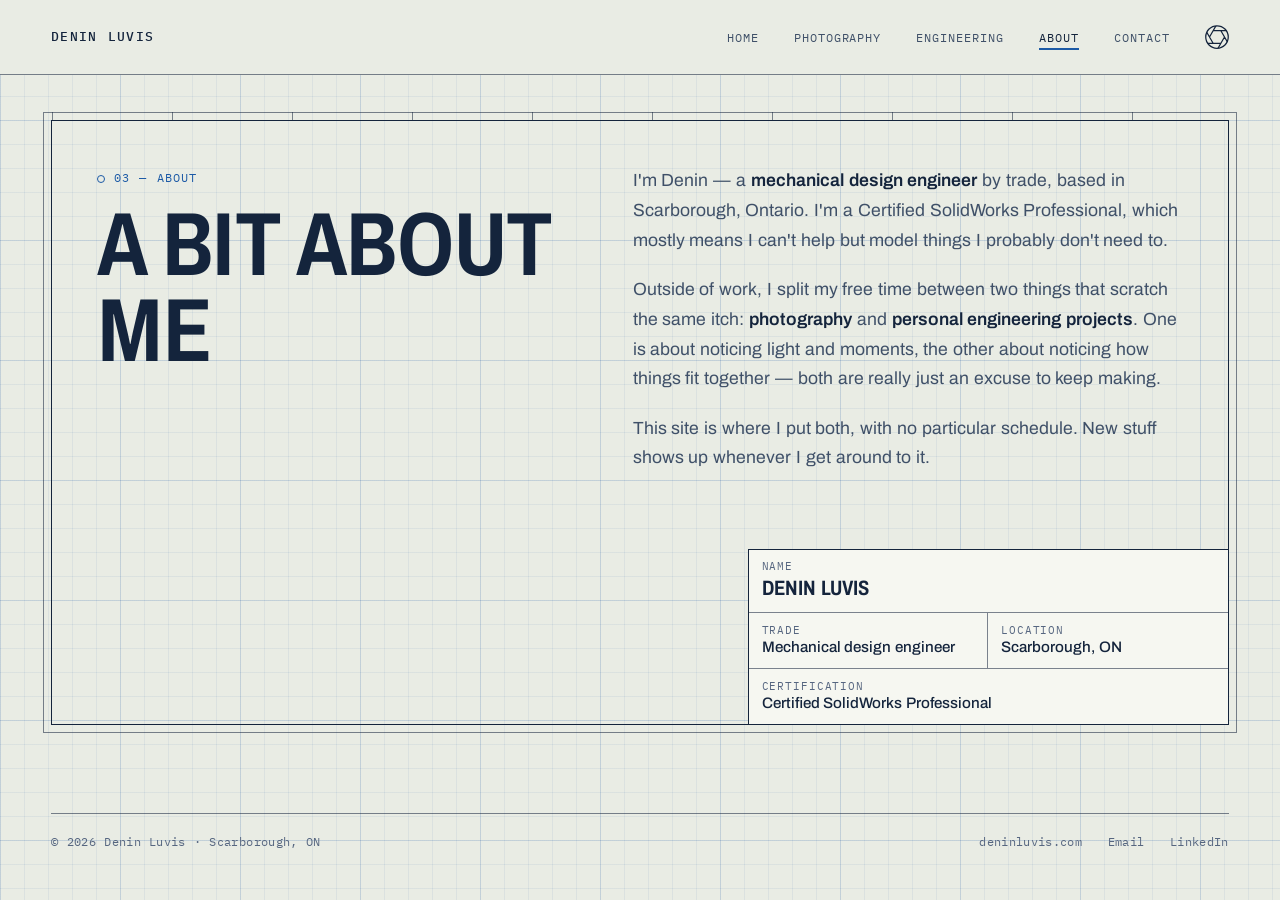
<file: about.html>
<!DOCTYPE html>
<html lang="en">
<head>
  <meta charset="UTF-8" />
  <meta name="viewport" content="width=device-width, initial-scale=1.0" />
  <title>About — Denin Luvis</title>
  <link rel="icon" type="image/svg+xml" href="/favicon.svg" />
  <script src="/theme.js"></script>
  <meta name="description" content="A bit about Denin Luvis — mechanical design engineer by trade, photographer and hobbyist designer off the clock." />

  <link rel="preconnect" href="https://fonts.googleapis.com" />
  <link rel="preconnect" href="https://fonts.gstatic.com" crossorigin />
  <link href="https://fonts.googleapis.com/css2?family=Archivo:wdth,wght@75..100,400..700&family=IBM+Plex+Mono:wght@400;500&display=swap" rel="stylesheet" />

  <link rel="stylesheet" href="style.css" />
</head>
<body class="room-draft">

  <!-- ── Navigation ── -->
  <nav id="nav">
    <a href="/" class="nav-logo">Denin Luvis</a>
    <ul class="nav-links" id="nav-links">
      <li><a href="/">Home</a></li>
      <li><a href="/photography.html">Photography</a></li>
      <li><a href="/engineering.html">Engineering</a></li>
      <li><a href="/about.html" class="active">About</a></li>
      <li><a href="/contact.html">Contact</a></li>
    </ul>
    <button class="nav-toggle" id="nav-toggle" aria-label="Toggle menu" aria-expanded="false">
      <span></span><span></span><span></span>
    </button>
  </nav>

  <!-- ── About ── -->
  <section id="about">
    <div class="section-inner sheet">
      <div class="about-grid">
      <div>
        <p class="eyebrow reveal mono">03 — About</p>
        <h2 class="section-title reveal reveal-delay-1">A bit about me</h2>
      </div>
      <div>
        <p class="about-text reveal reveal-delay-1">I'm Denin — a <strong>mechanical design engineer</strong> by trade, based in Scarborough, Ontario. I'm a Certified SolidWorks Professional, which mostly means I can't help but model things I probably don't need to.</p>
        <p class="about-text reveal reveal-delay-2">Outside of work, I split my free time between two things that scratch the same itch: <strong>photography</strong> and <strong>personal engineering projects</strong>. One is about noticing light and moments, the other about noticing how things fit together — both are really just an excuse to keep making.</p>
        <p class="about-text reveal reveal-delay-2">This site is where I put both, with no particular schedule. New stuff shows up whenever I get around to it.</p>
      </div>
      </div>
      <dl class="title-block reveal">
        <div class="wide lead"><dt>Name</dt><dd>Denin Luvis</dd></div>
        <div><dt>Trade</dt><dd>Mechanical design engineer</dd></div>
        <div><dt>Location</dt><dd>Scarborough, ON</dd></div>
        <div class="wide"><dt>Certification</dt><dd>Certified SolidWorks Professional</dd></div>
      </dl>
    </div>
  </section>

  <!-- ── Footer ── -->
  <footer class="site-footer">
    <div class="footer-bar reveal">
      <span>© 2026 Denin Luvis · Scarborough, ON</span>
      <div class="footer-links">
        <a href="https://deninluvis.com" target="_blank" rel="noopener">deninluvis.com</a>
        <a href="mailto:contact@deninluvis.com">Email</a>
        <a href="https://www.linkedin.com/in/deninluvis" target="_blank" rel="noopener">LinkedIn</a>
      </div>
    </div>
  </footer>

  <!-- JavaScript -->
  <script src="main.js"></script>
</body>
</html>
</file>
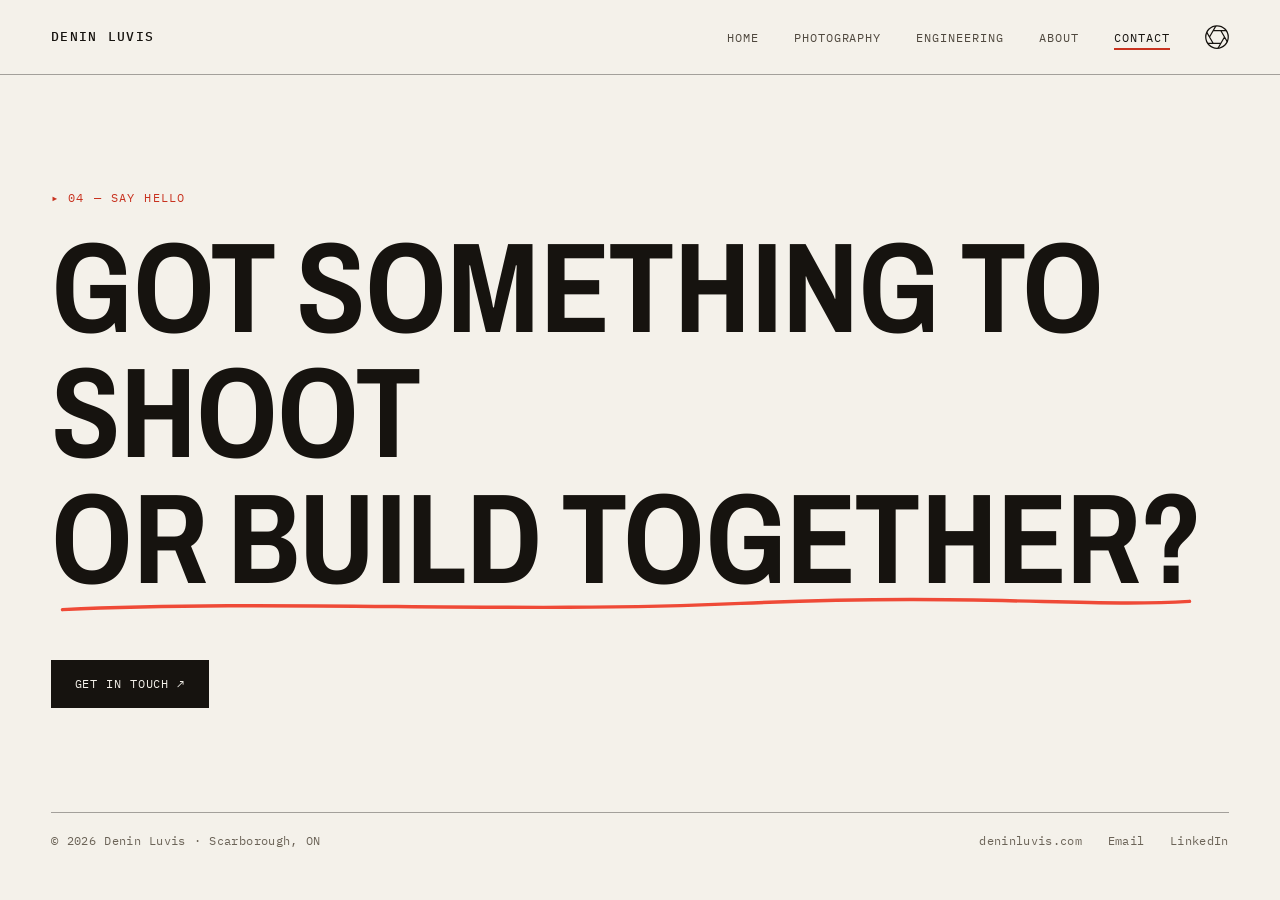
<file: contact.html>
<!DOCTYPE html>
<html lang="en">
<head>
  <meta charset="UTF-8" />
  <meta name="viewport" content="width=device-width, initial-scale=1.0" />
  <title>Contact — Denin Luvis</title>
  <link rel="icon" type="image/svg+xml" href="/favicon.svg" />
  <script src="/theme.js"></script>
  <meta name="description" content="Get in touch with Denin Luvis." />

  <link rel="preconnect" href="https://fonts.googleapis.com" />
  <link rel="preconnect" href="https://fonts.gstatic.com" crossorigin />
  <link href="https://fonts.googleapis.com/css2?family=Archivo:wdth,wght@75..100,400..700&family=IBM+Plex+Mono:wght@400;500&display=swap" rel="stylesheet" />

  <link rel="stylesheet" href="style.css" />
</head>
<body>

  <!-- ── Navigation ── -->
  <nav id="nav">
    <a href="/" class="nav-logo">Denin Luvis</a>
    <ul class="nav-links" id="nav-links">
      <li><a href="/">Home</a></li>
      <li><a href="/photography.html">Photography</a></li>
      <li><a href="/engineering.html">Engineering</a></li>
      <li><a href="/about.html">About</a></li>
      <li><a href="/contact.html" class="active">Contact</a></li>
    </ul>
    <button class="nav-toggle" id="nav-toggle" aria-label="Toggle menu" aria-expanded="false">
      <span></span><span></span><span></span>
    </button>
  </nav>

  <!-- ── Contact ── -->
  <section id="contact">
    <p class="eyebrow reveal mono">04 — Say Hello</p>
    <h2 class="contact-heading reveal reveal-delay-1">
      Got something to shoot <span class="accent-text">or build together?</span>
    </h2>
    <a href="mailto:contact@deninluvis.com" class="btn btn-primary reveal reveal-delay-2">
      Get in touch ↗
    </a>
  </section>

  <!-- ── Footer ── -->
  <footer class="site-footer">
    <div class="footer-bar reveal">
      <span>© 2026 Denin Luvis · Scarborough, ON</span>
      <div class="footer-links">
        <a href="https://deninluvis.com" target="_blank" rel="noopener">deninluvis.com</a>
        <a href="mailto:contact@deninluvis.com">Email</a>
        <a href="https://www.linkedin.com/in/deninluvis" target="_blank" rel="noopener">LinkedIn</a>
      </div>
    </div>
  </footer>

  <!-- JavaScript -->
  <script src="main.js"></script>
</body>
</html>
</file>
<file: style.css>
/* =============================================
   Portfolio — Denin Luvis
   style.css — "Darkroom + Drafting"

   One type system, two rooms. Everything is driven
   by the colour variables below:
   - Darkroom (default): contact sheet, red grease-pencil
     underlines.
   - Drafting (.room-draft): paper, grid, sheet borders,
     title blocks.
   ============================================= */

*, *::before, *::after { box-sizing: border-box; margin: 0; padding: 0; }

:root, #lightbox {
  color-scheme: dark;
  --bg:           #0e0c0b;
  --surface:      #1a1715;
  --ink:          #efe9dd;
  --ink-mid:      #b3aa9b;
  --ink-soft:     #8f8678;
  --line:         rgba(239,233,221,0.14);
  --line-strong:  rgba(239,233,221,0.32);
  --accent:       #ef4a37;
}

.room-draft {
  color-scheme: light;
  --bg:           #e9ece4;
  --surface:      #f6f7f1;
  --ink:          #14243c;
  --ink-mid:      #3f5068;
  --ink-soft:     #566680;
  --line:         rgba(20,36,60,0.18);
  --line-strong:  rgba(20,36,60,0.55);
  --accent:       #1c5aa6;
  --grid:         rgba(28,90,166,0.07);
  --grid-major:   rgba(28,90,166,0.13);

  background-color: var(--bg);
  background-image:
    linear-gradient(var(--grid-major) 1px, transparent 1px),
    linear-gradient(90deg, var(--grid-major) 1px, transparent 1px),
    linear-gradient(var(--grid) 1px, transparent 1px),
    linear-gradient(90deg, var(--grid) 1px, transparent 1px);
  background-size: 120px 120px, 120px 120px, 24px 24px, 24px 24px;
  color: var(--ink);
}

:root {
  --gutter:    clamp(1.25rem, 4vw, 3.5rem);
  --sheet-pad: clamp(1.25rem, 3.5vw, 3rem);
  --ease:      cubic-bezier(.16,.8,.24,1);
  --font-body: 'Archivo', -apple-system, BlinkMacSystemFont, 'Segoe UI', sans-serif;
  --font-mono: 'IBM Plex Mono', ui-monospace, 'Cascadia Mono', Consolas, monospace;
}

/* Light mode for the darkroom pages: a warm light table. The lightbox sets
   its own colours above, so photos always open on black. */
:root[data-theme="light"] {
  color-scheme: light;
  --bg:           #f4f1ea;
  --surface:      #e8e4da;
  --ink:          #16130f;
  --ink-mid:      #4f483e;
  --ink-soft:     #6b6357;
  --line:         rgba(22,19,15,0.14);
  --line-strong:  rgba(22,19,15,0.36);
  --accent:       #c8321f;
}

/* Dark mode for the drafting pages: a blueprint. */
:root[data-theme="dark"] .room-draft {
  color-scheme: dark;
  --bg:           #0f1d33;
  --surface:      #16273f;
  --ink:          #e8eef6;
  --ink-mid:      #a9bad0;
  --ink-soft:     #8ea2bd;
  --line:         rgba(232,238,246,0.16);
  --line-strong:  rgba(232,238,246,0.42);
  --accent:       #6fb0ff;
  --grid:         rgba(140,190,255,0.06);
  --grid-major:   rgba(140,190,255,0.12);
}

html { scroll-behavior: smooth; }

body {
  background-color: var(--bg);
  color: var(--ink);
  font-family: var(--font-body);
  font-weight: 400;
  line-height: 1.55;
  word-spacing: 0.05em;
  overflow-x: hidden;
}

.mono { font-family: var(--font-mono); }
a { color: inherit; }

:focus-visible { outline: 2px solid var(--accent); outline-offset: 3px; }

/* ── Nav ── */
nav {
  position: fixed;
  top: 0; left: 0; right: 0;
  z-index: 100;
  display: flex;
  align-items: center;
  justify-content: space-between;
  padding: 1.05rem var(--gutter);
  background: var(--bg);
  border-bottom: 1px solid var(--line-strong);
  transition: background 0.3s var(--ease), border-color 0.3s var(--ease);
}

.nav-logo {
  font-family: var(--font-mono);
  font-size: 0.8rem;
  font-weight: 500;
  letter-spacing: 0.1em;
  text-transform: uppercase;
  color: var(--ink);
  text-decoration: none;
}
.nav-links { display: flex; align-items: center; gap: 2.2rem; list-style: none; margin-left: auto; }
.nav-links a {
  font-family: var(--font-mono);
  font-size: 0.74rem;
  letter-spacing: 0.08em;
  text-transform: uppercase;
  color: var(--ink-mid);
  text-decoration: none;
  transition: color 0.2s;
  position: relative;
  padding: 0.35rem 0;
}
.nav-links a::after {
  content: '';
  position: absolute;
  bottom: 0; left: 0;
  width: 0; height: 2px;
  background: var(--ink);
  transition: width 0.3s var(--ease);
}
.nav-links a:hover { color: var(--ink); }
.nav-links a:hover::after { width: 100%; }
.nav-links a.active { color: var(--ink); }
.nav-links a.active::after { width: 100%; background: var(--accent); }

.theme-toggle {
  display: inline-flex;
  flex: none;
  margin-left: 1.7rem;
  margin-right: -8px; /* keeps the icon's edge on the page margin */
  padding: 8px; /* tap area stays 40px though the icon is smaller */
  background: none;
  border: none;
  border-radius: 50%;
  cursor: pointer;
}
.theme-toggle svg { display: block; width: 24px; height: 24px; }

/* A camera iris: wide open lets the light in, stopped down is dark mode. */
.tt-line {
  fill: none;
  stroke: var(--ink);
  stroke-width: 1.25;
  stroke-linejoin: round;
  vector-effect: non-scaling-stroke;
}
.tt-iris {
  transform-origin: 16px 16px;
  transform: rotate(-60deg) scale(.35);
  transition: transform 0.55s cubic-bezier(.3,1.25,.5,1), stroke 0.2s;
}
:root[data-theme="light"] .tt-iris { transform: none; }
@media (hover: hover) {
  .theme-toggle:hover .tt-line { stroke: var(--accent); }
  .theme-toggle:hover .tt-iris { transform: rotate(-52deg) scale(.43); }
  :root[data-theme="light"] .theme-toggle:hover .tt-iris { transform: rotate(-8deg) scale(.92); }
}

.nav-toggle {
  display: none;
  flex-direction: column;
  gap: 5px;
  background: none;
  border: none;
  cursor: pointer;
  padding: 0.6rem;
  margin-right: -0.6rem;
}
.nav-toggle span { width: 22px; height: 2px; background: var(--ink); transition: transform 0.3s, opacity 0.3s; }
.nav-toggle.open span:nth-child(1) { transform: translateY(7px) rotate(45deg); }
.nav-toggle.open span:nth-child(2) { opacity: 0; }
.nav-toggle.open span:nth-child(3) { transform: translateY(-7px) rotate(-45deg); }

/* ── Shared ── */
section { position: relative; }
.section-inner { max-width: 1400px; margin: 0 auto; }

.eyebrow {
  font-family: var(--font-mono);
  font-size: 0.74rem;
  letter-spacing: 0.1em;
  text-transform: uppercase;
  color: var(--accent);
  display: inline-flex;
  align-items: center;
  gap: 0.55rem;
}
.eyebrow::before { content: '▸'; }

/* Drafting room swaps the film arrow for a drawing balloon. */
.room-draft .eyebrow::before {
  content: '';
  width: 0.7em; height: 0.7em;
  border: 1.5px solid currentColor;
  border-radius: 50%;
}

.section-header { margin: 0 0 3.5rem; }
.section-header-row {
  display: flex;
  justify-content: space-between;
  align-items: flex-end;
  gap: 2rem;
  flex-wrap: wrap;
}
.section-title {
  font-size: clamp(2.8rem, 7vw, 5.6rem);
  font-weight: 650;
  font-stretch: 78%;
  line-height: 0.95;
  letter-spacing: -0.005em;
  text-transform: uppercase;
  margin-top: 0.8rem;
}
.section-sub {
  margin-top: 1.2rem;
  max-width: 36rem;
  font-size: 1.02rem;
  color: var(--ink-mid);
  line-height: 1.65;
}

/* Grease-pencil underline, used on the one phrase a heading leans on. */
.accent-text {
  display: inline-block;
  padding-bottom: 0.12em;
  background: url("data:image/svg+xml,%3Csvg xmlns='http://www.w3.org/2000/svg' viewBox='0 0 300 12' preserveAspectRatio='none'%3E%3Cpath d='M3 8C60 3 120 10 180 5s90 2 117-1' fill='none' stroke='%23ef4a37' stroke-width='3.5' stroke-linecap='round' vector-effect='non-scaling-stroke'/%3E%3C/svg%3E") left bottom / 100% 0.2em no-repeat;
}

/* ── Hero: the name, set as large as the page allows ── */
#hero {
  position: relative;
  min-height: 74svh;
  display: flex;
  align-items: flex-end;
  padding: 8rem var(--gutter) 2.5rem;
  overflow: hidden;
}
.hero-content {
  width: 100%;
  max-width: 1400px;
  margin: 0 auto;
  display: grid;
  grid-template-columns: minmax(0, 1fr) minmax(0, 30rem);
  column-gap: 3rem;
  align-items: start;
}
h1.hero-name {
  grid-column: 1 / -1;
  margin-bottom: 2rem;
  font-size: clamp(3.4rem, 17vw, 17.5rem);
  font-weight: 650;
  font-stretch: 75%;
  line-height: 0.85;
  letter-spacing: -0.005em;
  text-transform: uppercase;
  white-space: nowrap;
  opacity: 0;
  transform: translateY(22px);
  animation: fadeUp 0.8s 0.22s forwards;
}
.hero-role {
  grid-column: 1;
  font-family: var(--font-mono);
  font-size: 0.8rem;
  letter-spacing: 0.08em;
  text-transform: uppercase;
  color: var(--ink);
  opacity: 0;
  transform: translateY(14px);
  animation: fadeUp 0.8s 0.4s forwards;
}
.hero-sub {
  grid-column: 2;
  font-size: 1rem;
  color: var(--ink-mid);
  line-height: 1.6;
  opacity: 0;
  transform: translateY(14px);
  animation: fadeUp 0.8s 0.56s forwards;
}
.hero-edge {
  grid-column: 1 / -1;
  margin-top: 2.2rem;
  padding-top: 0.75rem;
  border-top: 1px solid var(--line-strong);
  display: flex;
  flex-wrap: wrap;
  justify-content: space-between;
  gap: 0.3rem 1.5rem;
  font-family: var(--font-mono);
  font-size: 0.72rem;
  letter-spacing: 0.1em;
  text-transform: uppercase;
  color: var(--ink-mid);
  opacity: 0;
  animation: fadeUp 0.8s 0.7s forwards;
}

/* ── Buttons ── */
.btn {
  display: inline-flex;
  align-items: center;
  gap: 0.6rem;
  padding: 0.85rem 1.4rem;
  font-family: var(--font-mono);
  font-size: 0.76rem;
  letter-spacing: 0.06em;
  text-transform: uppercase;
  text-decoration: none;
  transition: background 0.2s, color 0.2s, border-color 0.2s;
}
.btn-primary { background: var(--ink); color: var(--bg); border: 1px solid var(--ink); }
.btn-primary:hover { background: var(--accent); border-color: var(--accent); }
.btn-ghost { border: 1px solid var(--line-strong); color: var(--ink); }
.btn-ghost:hover { border-color: var(--accent); background: var(--accent); color: var(--bg); }

/* ── Film edge: where the darkroom hands over to the drawing board ── */
.sprockets {
  height: 42px;
  background: #0e0c0b url("data:image/svg+xml,%3Csvg xmlns='http://www.w3.org/2000/svg' width='34' height='42'%3E%3Crect x='10' y='12' width='14' height='18' rx='2.5' fill='%23e9ece4'/%3E%3C/svg%3E") left center repeat-x;
}

:root[data-theme="dark"] .sprockets {
  background-image: url("data:image/svg+xml,%3Csvg xmlns='http://www.w3.org/2000/svg' width='34' height='42'%3E%3Crect x='10' y='12' width='14' height='18' rx='2.5' fill='%233a5a80'/%3E%3C/svg%3E");
}

/* ── Gallery sections ── */
.gallery-section { padding: 7.5rem var(--gutter); }
body.is-home .gallery-section { padding-top: 6rem; padding-bottom: 6rem; }

.gallery-grid {
  column-count: 2;
  column-gap: 1rem;
}
@media (min-width: 700px) { .gallery-grid { column-count: 3; } }
@media (min-width: 1100px) { .gallery-grid { column-count: 4; } }

.gallery-tile {
  position: relative;
  display: block;
  width: 100%;
  margin-bottom: 1rem;
  padding: 0;
  border: none;
  background: none;
  color: inherit;
  font: inherit;
  text-align: left;
  cursor: pointer;
  break-inside: avoid;
}
.tile-frame {
  position: relative;
  display: block;
  overflow: hidden;
  background: var(--surface);
}
.gallery-tile img {
  display: block;
  width: 100%;
  height: auto;
  pointer-events: none; /* right-click lands on the tile button, so no "Save image as" */
}

/* Deter saving photos: no drag-to-desktop, no text/image selection, no iOS long-press sheet */
.gallery-tile img,
#lightbox img {
  -webkit-user-drag: none;
  user-select: none;
  -webkit-user-select: none;
  -webkit-touch-callout: none;
}

/* Edge printing under each frame */
.tile-edge {
  display: flex;
  padding: 0.45rem 0 0;
  font-size: 0.72rem;
  letter-spacing: 0.06em;
  text-transform: uppercase;
  color: var(--ink-soft);
}
.tile-title {
  min-width: 0;
  overflow: hidden;
  text-overflow: ellipsis;
  white-space: nowrap;
  transition: color 0.2s;
}
.gallery-tile:hover .tile-title,
.gallery-tile:focus-visible .tile-title { color: var(--ink); }

/* ── Drafting room tiles: a small sheet with a title block ── */
.room-draft .gallery-tile {
  background: var(--surface);
  border: 1px solid var(--line-strong);
  transition: border-color 0.2s;
}
.room-draft .gallery-tile:hover { border-color: var(--accent); }
.room-draft .tile-edge {
  padding: 0;
  border-top: 1px solid var(--line-strong);
  color: var(--ink);
  transition: background 0.2s, color 0.2s;
}
.room-draft .tile-title { padding: 0.5rem 0.7rem; }
.room-draft .gallery-tile:hover .tile-edge,
.room-draft .gallery-tile:focus-visible .tile-edge {
  background: var(--accent);
  color: var(--surface);
}
.room-draft .gallery-tile:hover .tile-title,
.room-draft .gallery-tile:focus-visible .tile-title { color: inherit; }

/* ── Highlighted photos (home page): 3 columns, each holding one
   landscape (3:2) + one portrait (2:3) frame, offset per column so the
   split line zigzags. Column heights come straight from the aspect
   ratios, and every tile has the same edge strip, so they all match. ── */
.highlights-grid {
  display: flex;
  gap: 1rem;
}
.highlight-column {
  flex: 1;
  display: flex;
  flex-direction: column;
  gap: 1rem;
  min-width: 0;
}
.highlight-tile { margin-bottom: 0; }
.highlight-tile.landscape img { aspect-ratio: 3 / 2; object-fit: cover; }
.highlight-tile.portrait img { aspect-ratio: 2 / 3; object-fit: cover; }

@media (max-width: 900px) {
  .highlights-grid { flex-direction: column; }
  .highlight-column { width: 100%; }
}

/* ── Highlighted designs (home page): up to 6 identical 3:2 tiles ── */
.design-grid {
  display: grid;
  grid-template-columns: repeat(3, minmax(0, 1fr));
  gap: 1rem;
}
.design-grid .gallery-tile { margin-bottom: 0; }
.design-grid img { aspect-ratio: 3 / 2; object-fit: cover; }
@media (max-width: 900px) { .design-grid { grid-template-columns: repeat(2, minmax(0, 1fr)); } }
@media (max-width: 560px) { .design-grid { grid-template-columns: minmax(0, 1fr); } }

.gallery-empty {
  display: flex;
  flex-direction: column;
  align-items: center;
  justify-content: center;
  min-height: 16rem;
  padding: 3rem 2rem;
  border: 1px dashed var(--line-strong);
  text-align: center;
  color: var(--ink-mid);
  font-size: 0.95rem;
  line-height: 1.7;
}
.gallery-empty[hidden] { display: none; }
.gallery-empty strong {
  display: block;
  margin-bottom: 0.4rem;
  font-family: var(--font-mono);
  font-size: 0.8rem;
  font-weight: 500;
  letter-spacing: 0.08em;
  text-transform: uppercase;
  color: var(--ink);
}

/* ── Drawing sheet: border, zone ticks, title block ── */
.sheet {
  position: relative;
  padding: var(--sheet-pad);
  border: 1.5px solid var(--ink);
}
.sheet::before {
  content: '';
  position: absolute;
  inset: -9px;
  border: 1px solid var(--line-strong);
  pointer-events: none;
}
.sheet::after {
  content: '';
  position: absolute;
  top: -9px; left: 0; right: 0;
  height: 9px;
  background: repeating-linear-gradient(90deg, var(--line-strong) 0 1px, transparent 1px 120px);
  pointer-events: none;
}

/* Sits flush in the sheet's bottom-right corner, like a real drawing */
.title-block {
  display: grid;
  grid-template-columns: 1fr 1fr;
  width: min(100% + var(--sheet-pad), 30rem);
  margin: 3.5rem calc(var(--sheet-pad) * -1) calc(var(--sheet-pad) * -1) auto;
  border-top: 1.5px solid var(--ink);
  border-left: 1.5px solid var(--ink);
  background: var(--surface);
}
.title-block div { padding: 0.55rem 0.8rem 0.6rem; border-bottom: 1px solid var(--line-strong); }
.title-block div:not(.wide):has(+ div:not(.wide)) { border-right: 1px solid var(--line-strong); }
.title-block div:last-child, .title-block div:not(.wide):has(+ div:not(.wide):last-child) { border-bottom: none; }
.title-block .wide { grid-column: 1 / -1; }
.title-block dt {
  font-family: var(--font-mono);
  font-size: 0.68rem;
  letter-spacing: 0.08em;
  text-transform: uppercase;
  color: var(--ink-soft);
}
.title-block dd { font-size: 0.95rem; font-weight: 500; line-height: 1.3; }
.title-block .lead dd {
  font-size: 1.3rem;
  font-weight: 650;
  font-stretch: 78%;
  letter-spacing: 0.01em;
  text-transform: uppercase;
}

/* ── About ── */
#about { padding: 7.5rem var(--gutter) 4rem; }
.about-grid {
  display: grid;
  grid-template-columns: minmax(0, 5fr) minmax(0, 6fr);
  gap: 2.5rem clamp(2rem, 6vw, 6rem);
  align-items: start;
}
.about-text {
  font-size: 1.1rem;
  line-height: 1.7;
  color: var(--ink-mid);
  margin-bottom: 1.2rem;
}
.about-text strong { color: var(--ink); font-weight: 600; }

/* ── Contact ── */
#contact {
  min-height: calc(100svh - 7rem);
  max-width: calc(1400px + var(--gutter) * 2);
  margin: 0 auto;
  padding: 8rem var(--gutter) 5rem;
  display: flex;
  flex-direction: column;
  justify-content: flex-end;
  align-items: flex-start;
}
.contact-heading {
  font-size: clamp(3.2rem, 10vw, 8.5rem);
  font-weight: 650;
  font-stretch: 78%;
  letter-spacing: -0.005em;
  line-height: 0.98;
  text-transform: uppercase;
  margin: 1.2rem 0 2.6rem;
  max-width: 13em;
}

/* ── Footer ── */
.site-footer { padding: 1.5rem var(--gutter) 2.5rem; }
.footer-bar {
  margin: 0 auto;
  padding-top: 1.2rem;
  border-top: 1px solid var(--line-strong);
  max-width: 1400px;
  display: flex;
  justify-content: space-between;
  align-items: center;
  gap: 1rem;
  font-family: var(--font-mono);
  font-size: 0.72rem;
  color: var(--ink-soft);
  letter-spacing: 0.03em;
}
.footer-links { display: flex; gap: 1.6rem; flex-wrap: wrap; }
.footer-links a { text-decoration: none; transition: color 0.2s; }
.footer-links a:hover { color: var(--accent); }

/* ── Lightbox: always in the darkroom ── */
#lightbox {
  position: fixed;
  inset: 0;
  z-index: 1000;
  background: #090807;
  color: var(--ink);
  display: flex;
  flex-direction: column;
  align-items: center;
  justify-content: center;
  opacity: 0;
  pointer-events: none;
  transition: opacity 0.25s var(--ease);
  padding: 2rem;
}
#lightbox.open { opacity: 1; pointer-events: auto; }
#lightbox img {
  max-width: 88vw;
  max-height: 78vh;
  object-fit: contain;
  transition: opacity 0.15s;
}
.lightbox-info { margin-top: 1rem; max-width: 560px; text-align: center; }
.lightbox-meta {
  display: flex;
  align-items: center;
  justify-content: center;
  gap: 1rem;
  font-family: var(--font-mono);
  font-size: 0.76rem;
  letter-spacing: 0.06em;
  color: var(--ink-mid);
}
.lightbox-meta span:first-child { color: var(--ink); text-transform: uppercase; }
.lightbox-detail {
  margin-top: 0.5rem;
  font-size: 0.74rem;
  letter-spacing: 0.03em;
  color: var(--ink-mid);
  line-height: 1.7;
}
.lightbox-link {
  display: inline-flex;
  margin-top: 0.8rem;
  font-size: 0.72rem;
  letter-spacing: 0.06em;
  text-transform: uppercase;
  color: var(--accent);
  text-decoration: none;
  border-bottom: 1px solid currentColor;
  padding-bottom: 2px;
}
.lightbox-link:hover { color: var(--ink); }
.lightbox-link[hidden] { display: none; }
#lightbox-close {
  position: fixed;
  top: 1.2rem; right: 1.4rem;
  background: none;
  border: none;
  color: var(--ink);
  font-size: 1.8rem;
  line-height: 1;
  cursor: pointer;
  padding: 0.5rem;
  opacity: 0.8;
  transition: opacity 0.2s;
}
#lightbox-close:hover { opacity: 1; }
.lightbox-nav {
  position: fixed;
  top: 50%;
  transform: translateY(-50%);
  background: none;
  border: none;
  color: var(--ink);
  font-size: 1.8rem;
  cursor: pointer;
  padding: 1rem;
  opacity: 0.7;
  transition: opacity 0.2s;
}
.lightbox-nav:hover { opacity: 1; }
#lightbox-prev { left: 0.8rem; }
#lightbox-next { right: 0.8rem; }

/* ── 404 ── */
.error-page {
  min-height: 100svh;
  max-width: calc(1400px + var(--gutter) * 2);
  margin: 0 auto;
  padding: 7rem var(--gutter) 4rem;
  display: flex;
  flex-direction: column;
  justify-content: flex-end;
  align-items: flex-start;
}
.error-number {
  font-size: clamp(8rem, 30vw, 24rem);
  font-weight: 650;
  font-stretch: 75%;
  line-height: 0.85;
  user-select: none;
}
.error-number .accent { color: var(--accent); }
.error-heading {
  font-size: clamp(2rem, 5vw, 3.6rem);
  font-weight: 650;
  font-stretch: 78%;
  line-height: 1;
  text-transform: uppercase;
  margin-top: 1.4rem;
}
.error-sub {
  font-size: 1.02rem;
  color: var(--ink-mid);
  margin-top: 1rem;
  line-height: 1.65;
  max-width: 28rem;
}
.error-actions { display: flex; flex-wrap: wrap; gap: 0.8rem; margin-top: 2rem; }

/* ── Scroll reveal ── */
.reveal { opacity: 0; transform: translateY(20px); transition: opacity 0.7s var(--ease), transform 0.7s var(--ease); }
.reveal.visible { opacity: 1; transform: none; }
.reveal-delay-1 { transition-delay: 0.08s; }
.reveal-delay-2 { transition-delay: 0.16s; }

@keyframes fadeUp { to { opacity: 1; transform: none; } }

/* ── Responsive ── */
@media (max-width: 900px) {
  .hero-content { grid-template-columns: minmax(0, 1fr); }
  h1.hero-name { margin-bottom: 1.2rem; }
  .hero-role, .hero-sub { grid-column: 1; }
  .hero-sub { margin-top: 0.8rem; }
  .about-grid { grid-template-columns: minmax(0, 1fr); }
}

@media (max-width: 700px) {
  .nav-links {
    position: absolute;
    top: 100%; left: 0; right: 0;
    flex-direction: column;
    align-items: flex-start;
    gap: 1rem;
    background: var(--bg);
    border-bottom: 1px solid var(--line-strong);
    padding: 1.4rem var(--gutter) 1.8rem;
    transform: translateY(-8px);
    opacity: 0;
    pointer-events: none;
    transition: opacity 0.2s, transform 0.2s;
  }
  .nav-links.open { opacity: 1; transform: none; pointer-events: auto; }
  .nav-links a { font-size: 0.85rem; }
  .nav-toggle { display: flex; }
  .theme-toggle { margin-left: auto; margin-right: 0.6rem; }
  .hero-edge { letter-spacing: 0.03em; }

  .gallery-section { padding-top: 6rem; padding-bottom: 4.5rem; }
  body.is-home .gallery-section { padding-top: 4rem; padding-bottom: 4rem; }
  #about { padding-top: 6rem; }
  .section-header { margin-bottom: 2.2rem; }
  .section-header-row { flex-direction: column; align-items: flex-start; gap: 1.2rem; }
  .gallery-grid { column-gap: 0.6rem; }
  .gallery-tile { margin-bottom: 0.6rem; }
  .highlight-tile { margin-bottom: 0; }
  .footer-bar { flex-direction: column; align-items: flex-start; }
  .lightbox-nav { font-size: 1.4rem; padding: 0.6rem; }
}

@media (prefers-reduced-motion: reduce) {
  html { scroll-behavior: auto; }
  *, *::before, *::after {
    animation-duration: 0.01ms !important;
    animation-delay: 0s !important;
    transition-duration: 0.01ms !important;
    transition-delay: 0s !important;
  }
}
</file>
